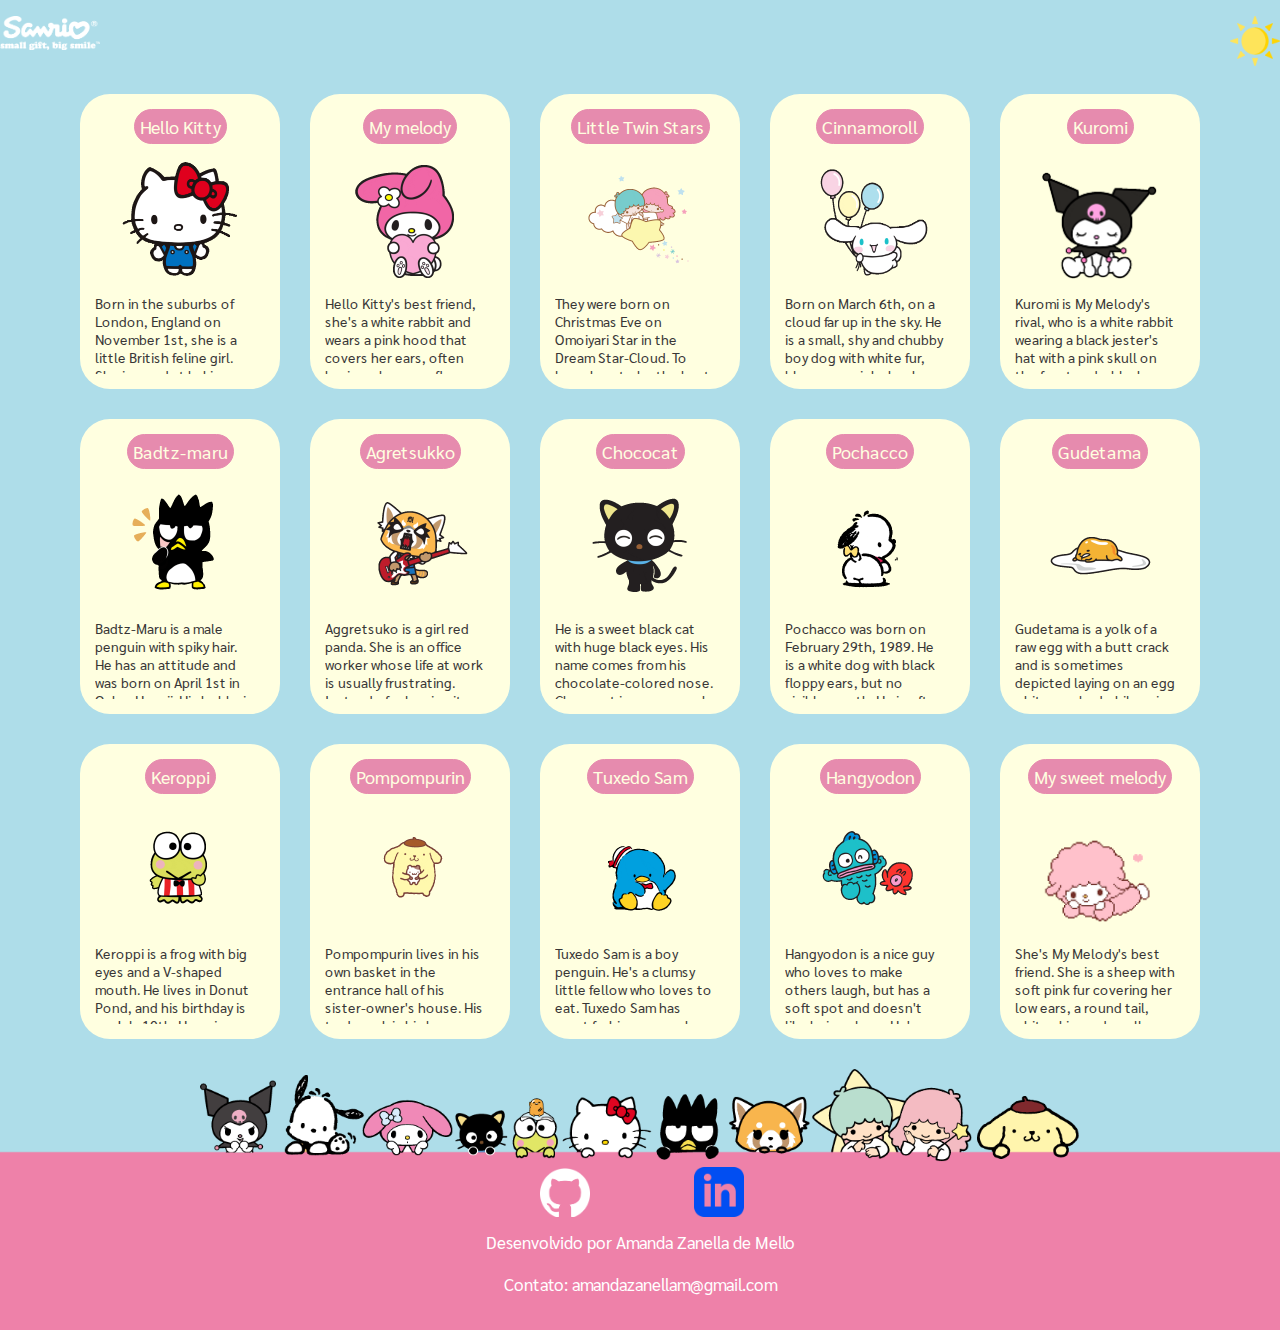
<file: index.html>
<!DOCTYPE html>
<html lang="en">

<head>
    <meta charset="UTF-8">
    <meta http-equiv="X-UA-Compatible" content="IE=edge">
    <meta name="viewport" content="width=device-width, initial-scale=1.0">
    <title>Personagens populares Sanrio</title>

    <link rel="preconnect" href="https://fonts.googleapis.com">
    <link rel="preconnect" href="https://fonts.gstatic.com" crossorigin>
    <link href="https://fonts.googleapis.com/css2?family=Sarabun:wght@700&display=swap" rel="stylesheet">

    <link rel="stylesheet" href="./src/css/reset.css">
    <link rel="stylesheet" href="./src/css/estilos.css">
    <link rel="stylesheet" href="./src/css/scrollbar.css">



</head>

<body>
    <header>
        <a href="/">
            <img src="./src/gifs/sanrio.png" alt="sanrio" class="logo" />
        </a>

        <button id="botao-alterar-tema">
            <img src="./src/gifs/sun.png" alt="imagem do sol" class="imagem-botao">
        </button>
    </header>
    <main>
        <ul class="lista-personagens-sanrio">

            <li class="cartao-personagem">
                <div class="informacoes">
                    <span>Hello Kitty</span>
                </div>
                <img src="./src/gifs/hellokitty.gif" alt="HelloKitty" class="gif">
                <p class="descricao"> Born in the suburbs of London, England on November 1st, she is a little British
                    feline girl. She is good at baking cookies, likes to collect small cute things and her favorite
                    subjects in school are English, music and art. Her trademark signature is a red bow on her left ear.
                </p>
            </li>

            <li class="cartao-personagem">
                <div class="informacoes">
                    <span>My melody</span>
                </div>
                <img src="./src/gifs/mymelody.gif" alt="MyMelody" class="gif">
                <p class="descricao"> Hello Kitty's best friend, she's a white rabbit and wears a pink hood that covers
                    her ears, often having a bow or a flower on her right side. She is a very honest, good-natured girl.
                    Her favorite food is almond pound cake. Born on January 18th in the magical forest of Mariland.
                </p>
            </li>

            <li class="cartao-personagem">
                <div class="informacoes">
                    <span>Little Twin Stars</span>
                </div>
                <img src="./src/gifs/littletwinstars.gif" alt="LittleTwinStars" class="gif">
                <p class="descricao"> They were born on Christmas Eve on Omoiyari Star in the Dream Star-Cloud. To learn
                    how to be the best, shiniest stars they could be, they traveled a long way to Earth. Kiki has short
                    blue hair. He loves star-fishing and inventing things. Lala has long pink hair. She loves drawing,
                    writing poems, and cooking. Like Kiki, she wears a long sleeve white gown and has bare feet.
                </p>
            </li>

            <li class="cartao-personagem">
                <div class="informacoes">
                    <span>Cinnamoroll</span>
                </div>
                <img src="./src/gifs/cinamonroll.gif" alt="Cinnamoroll" class="gif">
                <p class="descricao"> Born on March 6th, on a cloud far up in the sky. He is a small, shy and chubby boy
                    dog with white fur, blue eyes, pink cheeks, a plump and curly tail that resembles a cinnamon roll,
                    and long ears that enable him to fly. He works at café cinnamon, and sometimes sleeps on customers
                    laps. Cinnamoroll's favorite food is warm fresh cinnamonrolls.
                </p>
            </li>

            <li class="cartao-personagem">
                <div class="informacoes">
                    <span>Kuromi</span>
                </div>
                <img src="./src/gifs/kuromi.gif" alt="Kuromi" class="gif">
                <p class="descricao"> Kuromi is My Melody's rival, who is a white rabbit wearing a black jester's hat
                    with a pink skull on the front and a black devil's tail. The skull's facial expression changes to
                    match Kuromi's mood. Fittingly, her birthday is Halloween.
                </p>
            </li>

            <li class="cartao-personagem">
                <div class="informacoes">
                    <span>Badtz-maru</span>
                </div>
                <img src="./src/gifs/badtz-maru.gif" alt="Badtz-maru" class="gif">
                <p class="descricao"> Badtz-Maru is a male penguin with spiky hair. He has an attitude and was born on
                    April 1st in Oahu, Hawaii. His hobby is collecting pictures of bad guys played by movie stars.
                </p>
            </li>

            <li class="cartao-personagem">
                <div class="informacoes">
                    <span>Agretsukko</span>
                </div>
                <img src="./src/gifs/agretsukko.gif" alt="Agretsukko" class="gif">
                <p class="descricao"> Aggretsuko is a girl red panda. She is an office worker whose life at work is
                    usually frustrating. Instead of releasing it on her coworkers, she holds back her rage and lets out
                    all of that anger by singing death metal at the local karaoke club. Her birthday in on November 6th.
                </p>
            </li>

            <li class="cartao-personagem">
                <div class="informacoes">
                    <span>Chococat</span>
                </div>
                <img src="./src/gifs/chococat.gif" alt="Chococat" class="gif">
                <p class="descricao"> He is a sweet black cat with huge black eyes. His name comes from his
                    chocolate-colored nose. Chococat is a very spunky cat who loves to play around. He was born on May
                    10, 1996.
                </p>
            </li>

            <li class="cartao-personagem">
                <div class="informacoes">
                    <span>Pochacco</span>
                </div>
                <img src="./src/gifs/pochacco.gif" alt="Pochacco" class="gif">
                <p class="descricao"> Pochacco was born on February 29th, 1989. He is a white dog with black floppy
                    ears, but no visible mouth. He is often dressed in athletic attire, as he has a sporty and playful
                    personality. His favorite food is banana ice cream.
                </p>
            </li>

            <li class="cartao-personagem">
                <div class="informacoes">
                    <span>Gudetama</span>
                </div>
                <img src="./src/gifs/gudetama.gif" alt="Gudetama" class="gif">
                <p class="descricao"> Gudetama is a yolk of a raw egg with a butt crack and is sometimes depicted laying
                    on an egg white as a bed while using bacon as a blanket. The name "Gudetama" translates from
                    Japanese to English as "lazy egg". Gudetama is non-binary because it is an unfertilized egg. Fun
                    fact: Every day is it's birthday.
                </p>
            </li>

            <li class="cartao-personagem">
                <div class="informacoes">
                    <span>Keroppi</span>
                </div>
                <img src="./src/gifs/keroppi.gif" alt="Keroppi" class="gif">
                <p class="descricao"> Keroppi is a frog with big eyes and a V-shaped mouth. He lives in Donut Pond, and
                    his birthday is on July 10th. He enjoys swimming, baseball, playing with boomerangs, and singing.
                </p>
            </li>

            <li class="cartao-personagem">
                <div class="informacoes">
                    <span>Pompompurin</span>
                </div>
                <img src="./src/gifs/pompompurin.gif" alt="Pompompurin" class="gif">
                <p class="descricao"> Pompompurin lives in his own basket in the entrance hall of his sister-owner's
                    house. His trademark is his brown beret that is always on top of his head. Pompompurin's favorite
                    food is his mama's pudding. He's interest is collecting shoes and hide them. He is a Golden retriver
                    dog and was born on a sunny day on April 16th.
                </p>
            </li>

            <li class="cartao-personagem">
                <div class="informacoes">
                    <span>Tuxedo Sam</span>
                </div>
                <img src="./src/gifs/tuxedosam.gif" alt="TuxedoSam" class="gif">
                <p class="descricao"> Tuxedo Sam is a boy penguin. He's a clumsy little fellow who loves to eat. Tuxedo
                    Sam has great fashion sense, he owns 365 bow ties, and he's very good at speaking English too. He
                    was born in Antarctica, and his birthday is on May 12th.
                </p>
            </li>

            <li class="cartao-personagem">
                <div class="informacoes">
                    <span>Hangyodon</span>
                </div>
                <img src="./src/gifs/hangyodom.gif" alt="Hangyodon" class="gif">
                <p class="descricao"> Hangyodon is a nice guy who loves to make others laugh, but has a soft spot and doesn't like being alone. He's a male fish and was born on March 14th under Halley's Comet.
            </li>

            <li class="cartao-personagem">
                <div class="informacoes">
                    <span>My sweet melody</span>
                </div>
                <img src="./src/gifs/Mysweetmelody.gif.gif" alt="Mysweetmelody" class="gif">
                <p class="descricao"> She's My Melody's best friend. She is a sheep with soft pink fur covering her low ears, a round tail, white skin, and a yellow oval nose. She is soft, kind, and girly. Her birthday is July 6th.
            </li>

            <footer>
                <img src="./src/gifs/personagens.png" alt="Imagem de rodapé" class="rodape">
                <div class="logos">
                    <a href="https://github.com/amandazdmello" target="_blank">
                    <img src="./src/gifs/github.png.png" alt="logo github" class="github"> 
                    </a>   
                    <a href="https://linkedin.com/in/amanda-zanella" target="_blank">
                    <img src="./src/gifs/linkedin.png.png" alt="logo linkedin" class="linkedin">
                    </a>
                </div>         
                <div class="pintura"></div>
                <p>Desenvolvido por Amanda Zanella de Mello</p>
                <p>Contato: amandazanellam@gmail.com</p>
               
            </footer>
           

            <script src="./src/js/index.js"></script>

</body>

</html>
</file>
<file: src/css/estilos.css>
body {
    font-family: 'Sarabun', sans-serif;
    max-width: 1280px;
    margin: 0 auto;
    background-color: #aedde9;
    color: #383636;
}

body.modo-escuro {
    background-color: #5a5757;
    color: #f7f8f8;
}

header {
    display: flex;
    justify-content: space-between;
    margin-top: 16px;
}

header .logo {
    width: 100px;
    transition: 0.2s ease-in-out;
}

header .imagem-botao {
    width: 50px;
    transition: 0.2s ease-in-out;
}

header #botao-alterar-tema {
    background: none;
    border: none;
    cursor: pointer;
}

header .imagem-botao:hover,
header .logo:hover,
main .cartao-personagem:hover {
    transform: scale(1.10);
}

main {
    padding: 25px;
}

main .lista-personagens-sanrio {
    display: flex;
    flex-wrap: wrap;
    gap: 30px;
    justify-content: center;
}

main .cartao-personagem {
    background-color: #ffffe0;
    width: 200px;
    padding: 15px;
    display: flex;
    flex-direction: column;
    align-items: center;
    gap: 15px;
    border-radius: 30px;
    transition: 0.2s ease-in-out;

}

main .cartao-personagem:hover {
    background-color: #eeafde;
}

.modo-escuro .cartao-personagem {
    background-color: #a8a8a8;
}

main .cartao-personagem .informacoes {
    display: flex;
    justify-content: space-between;
    border: 1px solid #e68bae;
    border-radius: 50px;
    background-color: #e68bae;
}

main .cartao-personagem .informacoes span {
    padding: 5px;
    text-transform: none;
    font-size: 18px;
    color: #ffffe0;
}

main .cartao-personagem .gif {
    width: 120px;
    height: 120px;
}

main .cartao-personagem .tipos {
    display: flex;
    gap: 15px;
}

main .cartao-personagem .tipo {
    padding: 8px;
    border-radius: 10px;
}

main .descricao {
    max-height: 80px;
    overflow-y: scroll;
    font-size: 14px;
    padding-right: 10px;
}

footer .rodape {
    width: 1400px;
    margin-bottom: -4px;
}

footer {
    position: relative;
}

footer .pintura {
    position: absolute;
    top: 100%;
    left: 0;
    width: 100%;
    height: 25px; 
    background-color: #ee81a9; 

}

footer .github{
    width: 50px;
    position: relative;
    top: 0px;
    left: 600px;
    
}

footer .linkedin{
    width: 50px;
    position: relative;
    top: 0px;
    left: 700px;
   
}

footer p {
    text-align:center;
    color: #ffffff;
    font-size: 17px;
    padding: 10px;
    background-color: #ee81a9;
}

footer .logos{
    background-color: #ee81a9
    
}

footer .linkedin:hover,
footer .github:hover{
    transform: scale(1.10);
    transition: 0.2s ease-in-out;
}
</file>
<file: src/css/scrollbar.css>
*::-webkit-scrollbar {
    width: 12px;
}

*::-webkit-scrollbar-track {
    background: #f1e9e9;
}

*::-webkit-scrollbar-thumb {
    background-color: #4a91ee;
    border-radius: 10px;
    border: 3px solid #ffffff;
}
</file>
